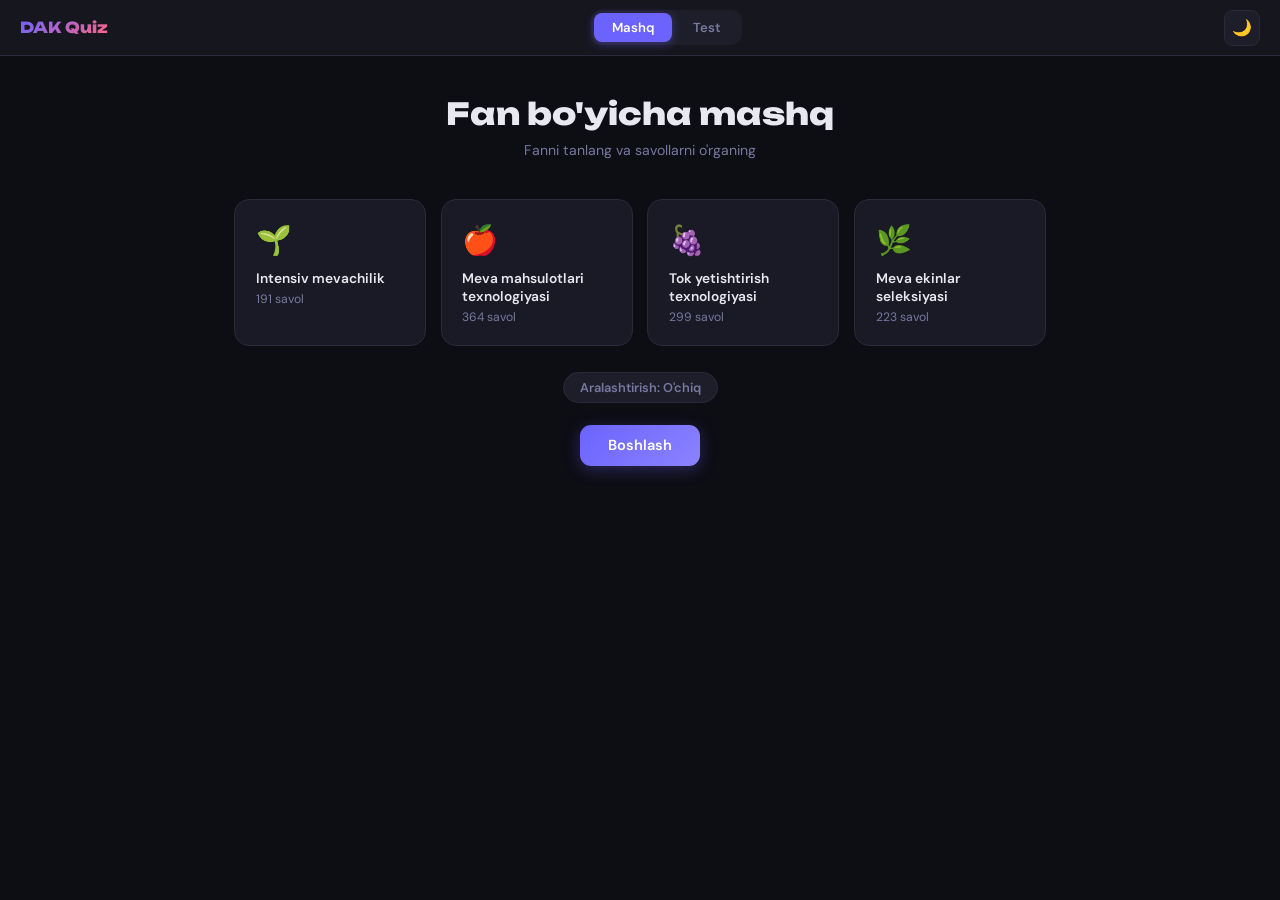
<file: index.html>
<!doctype html>
<html lang="uz">
  <head>
    <meta charset="UTF-8" />
    <meta name="viewport" content="width=device-width, initial-scale=1.0" />
    <title>DAK Quiz</title>
    <link
      href="https://fonts.googleapis.com/css2?family=Unbounded:wght@400;600;800&family=DM+Sans:wght@300;400;500;600&display=swap"
      rel="stylesheet"
    />
    <link rel="stylesheet" href="style.css" />
  </head>
  <body>
    <nav class="nav">
      <div class="nav-left">
        <button
          class="back-btn"
          id="back-btn"
          style="display: none"
          onclick="goBack()"
        >
          &#8592;
        </button>
        <div class="nav-brand">DAK Quiz</div>
      </div>
      <div class="nav-tabs">
        <button class="nt on" id="tab-demo" onclick="goTab('demo')">
          Mashq
        </button>
        <button class="nt" id="tab-test" onclick="goTab('test')">Test</button>
      </div>
      <button class="tbtn" id="tbtn" onclick="toggleTheme()">&#127769;</button>
    </nav>

    <!-- CONFIRM MODAL -->
    <div
      id="conf-modal"
      style="
        display: none;
        position: fixed;
        inset: 0;
        z-index: 200;
        background: rgba(0, 0, 0, 0.55);
        backdrop-filter: blur(4px);
        align-items: center;
        justify-content: center;
      "
    >
      <div
        style="
          background: var(--surface);
          border: 1px solid var(--brd);
          border-radius: 18px;
          padding: 2rem 1.75rem;
          max-width: 360px;
          width: 90%;
          text-align: center;
          animation: fadeUp 0.25s ease;
        "
      >
        <div style="font-size: 2rem; margin-bottom: 0.75rem">&#9888;</div>
        <div style="font-weight: 600; font-size: 1rem; margin-bottom: 0.5rem">
          Testdan chiqasizmi?
        </div>
        <div
          style="color: var(--mut); font-size: 0.87rem; margin-bottom: 1.5rem"
        >
          Natija saqlanmaydi
        </div>
        <div style="display: flex; gap: 0.65rem; justify-content: center">
          <button
            onclick="confYes()"
            style="
              padding: 9px 24px;
              border: none;
              border-radius: 10px;
              background: var(--red);
              color: #fff;
              font-family: &quot;DM Sans&quot;, sans-serif;
              font-weight: 600;
              font-size: 0.9rem;
              cursor: pointer;
            "
          >
            Chiqish
          </button>
          <button
            onclick="confNo()"
            style="
              padding: 9px 24px;
              border: 1.5px solid var(--brd);
              border-radius: 10px;
              background: var(--s2);
              color: var(--txt);
              font-family: &quot;DM Sans&quot;, sans-serif;
              font-weight: 600;
              font-size: 0.9rem;
              cursor: pointer;
            "
          >
            Bekor
          </button>
        </div>
      </div>
    </div>

    <main class="main">
      <!-- DEMO -->
      <div class="pg on" id="pg-demo">
        <div id="d-home">
          <div class="wrap">
            <div class="hdr">
              <h1>Fan bo'yicha mashq</h1>
              <p>Fanni tanlang va savollarni o'rganing</p>
            </div>
            <div class="sgrid" id="sgrid"></div>
            <div class="shuf-row">
              <button class="shuf" id="shuf-btn" onclick="toggleShuffle()">
                Aralashtirish: O'chiq
              </button>
            </div>
            <div style="text-align: center">
              <button class="btn1" id="d-start" onclick="startDemo()" disabled>
                Boshlash
              </button>
            </div>
          </div>
        </div>

        <div id="d-quiz" style="display: none">
          <div class="wrap-q">
            <div class="qtop">
              <span class="stag" id="d-stag">Fan</span>
              <span class="ptxt" id="d-ptxt">1 / 10</span>
            </div>
            <div class="pbar">
              <div class="pbar-f" id="d-pbar" style="width: 0%"></div>
            </div>
            <div class="qcard">
              <div class="qnum" id="d-qnum">SAVOL 1</div>
              <div class="qtxt" id="d-qtxt">Savol...</div>
            </div>
            <div class="opts" id="d-opts"></div>
            <div class="fb" id="d-fb"></div>
            <div class="nav-btns-bot">
              <button class="nbtn" id="d-prev" onclick="demoNav(-1)">
                &#8592; Oldingi
              </button>
              <button class="nbtn" id="d-next" onclick="demoNav(1)">
                Keyingi &#8594;
              </button>
            </div>
          </div>
        </div>

        <div id="d-score" style="display: none">
          <div class="sscreen">
            <div class="scirc" id="d-scirc">
              <div class="sci">
                <div class="snum" id="d-snum">-</div>
                <div class="slbl">natija</div>
              </div>
            </div>
            <div class="stitle" id="d-semoji">Barakalla!</div>
            <div class="ssub" id="d-ssub">Test yakunlandi</div>
            <div class="chips">
              <div class="chip cg" id="d-cchr">0 to'g'ri</div>
              <div class="chip cr" id="d-wchr">0 xato</div>
              <div class="chip" id="d-tchr">0 savol</div>
            </div>
            <div class="btnrow">
              <button class="btn1" onclick="restartDemo()">
                Qayta boshlash
              </button>
              <button class="btn2" onclick="backToFans()">Fanlar</button>
            </div>
          </div>
        </div>
      </div>

      <!-- TEST -->
      <div class="pg" id="pg-test">
        <div id="t-home">
          <div class="thome">
            <div class="ticon">&#127919;</div>
            <h2>Imtihon testi</h2>
            <p>
              4 ta fandan <strong>50 ta savol</strong> tasodifiy tanlanadi.<br />Vaqtingiz
              <strong>30 daqiqa</strong>. Oxirida natijangiz ko'rsatiladi.
            </p>
            <div class="ticards">
              <div class="tic">
                <div class="ticn">50</div>
                <div class="ticl">Savol</div>
              </div>
              <div class="tic">
                <div class="ticn">30</div>
                <div class="ticl">Daqiqa</div>
              </div>
              <div class="tic">
                <div class="ticn">4</div>
                <div class="ticl">Fan</div>
              </div>
            </div>
            <button class="btn1" onclick="startTest()">Testni boshlash</button>
          </div>
        </div>

        <div id="t-run" style="display: none">
          <div class="wrap-q">
            <div class="thead">
              <div class="timer" id="t-timer">30:00</div>
              <div class="ptxt" id="t-pinfo">Savol 1 / 50</div>
              <div class="tlive" id="t-live">0 / 0</div>
            </div>
            <div class="pbar">
              <div class="pbar-f" id="t-pbar" style="width: 2%"></div>
            </div>
            <div class="qcard">
              <div class="qnum" id="t-qnum">SAVOL 1</div>
              <div
                class="stag"
                id="t-stag"
                style="margin-bottom: 0.65rem; display: inline-block"
              >
                Fan
              </div>
              <div class="qtxt" id="t-qtxt">Savol...</div>
            </div>
            <div class="opts" id="t-opts"></div>
            <div class="nav-btns-bot">
              <button class="nbtn" id="t-prev" onclick="testNav(-1)">
                &#8592; Oldingi
              </button>
              <button class="nbtn" id="t-next" onclick="testNav(1)">
                Keyingi &#8594;
              </button>
              <button
                class="nbtn primary"
                id="t-finish"
                style="display: none; margin-left: 0.5rem"
                onclick="finishTest()"
              >
                Yakunlash &#10003;
              </button>
            </div>
          </div>
        </div>

        <div id="t-result" style="display: none">
          <div class="sscreen">
            <div class="scirc" id="t-scirc">
              <div class="sci">
                <div class="snum" id="t-snum">-</div>
                <div class="slbl">natija</div>
              </div>
            </div>
            <div class="stitle" id="t-semoji">Test yakunlandi!</div>
            <div class="ssub" id="t-ssub">Natijangiz</div>
            <div class="chips">
              <div class="chip cg" id="t-cchr">0 to'g'ri</div>
              <div class="chip cr" id="t-wchr">0 xato</div>
              <div class="chip" id="t-schr">0 o'tkazilgan</div>
            </div>
            <div class="btnrow">
              <button class="btn1" onclick="restartTest()">
                Qayta boshlash
              </button>
              <button class="btn2" onclick="goTab('demo')">Mashq</button>
            </div>
          </div>
        </div>
      </div>
    </main>

    <script src="script.js"></script>
  </body>
</html>
</file>
<file: style.css>
:root {
        --bg: #0d0d14;
        --surface: #16161f;
        --s2: #1e1e2a;
        --brd: #2a2a3a;
        --acc: #6c63ff;
        --acc2: #ff6584;
        --grn: #22c55e;
        --red: #ef4444;
        --txt: #e8e8f0;
        --mut: #7878a0;
        --card: #1a1a26;
        --hov: #22223a;
      }
      .lm {
        --bg: #f4f4fb;
        --surface: #fff;
        --s2: #eeeef8;
        --brd: #d0d0e8;
        --acc: #5b52e8;
        --acc2: #e8506d;
        --grn: #16a34a;
        --red: #dc2626;
        --txt: #1a1a2e;
        --mut: #6060a0;
        --card: #fff;
        --hov: #ebebf8;
      }
      *,
      *::before,
      *::after {
        box-sizing: border-box;
        margin: 0;
        padding: 0;
      }
      body {
        font-family: "DM Sans", sans-serif;
        background: var(--bg);
        color: var(--txt);
        min-height: 100vh;
        transition:
          background 0.3s,
          color 0.3s;
      }
      button {
        cursor: pointer;
        font-family: "DM Sans", sans-serif;
      }

      /* NAV */
      .nav {
        position: fixed;
        top: 0;
        left: 0;
        right: 0;
        z-index: 100;
        height: 56px;
        display: flex;
        align-items: center;
        justify-content: space-between;
        padding: 0 1.25rem;
        background: var(--surface);
        border-bottom: 1px solid var(--brd);
      }
      .nav-brand {
        font-family: "Unbounded", sans-serif;
        font-weight: 800;
        font-size: 0.95rem;
        background: linear-gradient(135deg, var(--acc), var(--acc2));
        -webkit-background-clip: text;
        -webkit-text-fill-color: transparent;
        background-clip: text;
      }
      .nav-left {
        display: flex;
        align-items: center;
        gap: 0.75rem;
      }

      /* Orqaga tugma */
      .back-btn {
        width: 36px;
        height: 36px;
        border: 1px solid var(--brd);
        border-radius: 9px;
        background: var(--s2);
        color: var(--txt);
        font-size: 1.1rem;
        display: flex;
        align-items: center;
        justify-content: center;
        transition: all 0.2s;
        flex-shrink: 0;
      }
      .back-btn:hover {
        background: var(--hov);
        border-color: var(--acc);
        color: var(--acc);
      }
      #back-btn[style*="none"] {
        display: none !important;
      }

      .nav-tabs {
        display: flex;
        gap: 3px;
        background: var(--s2);
        border-radius: 11px;
        padding: 3px;
      }
      .nt {
        padding: 6px 18px;
        border: none;
        border-radius: 8px;
        font-size: 0.82rem;
        font-weight: 600;
        background: transparent;
        color: var(--mut);
        transition: all 0.2s;
      }
      .nt.on {
        background: var(--acc);
        color: #fff;
        box-shadow: 0 2px 10px rgba(108, 99, 255, 0.4);
      }
      .nt:not(.on):hover {
        background: var(--hov);
        color: var(--txt);
      }
      .tbtn {
        width: 36px;
        height: 36px;
        border: 1px solid var(--brd);
        border-radius: 9px;
        background: var(--s2);
        font-size: 1rem;
        display: flex;
        align-items: center;
        justify-content: center;
        transition: all 0.2s;
        color: var(--txt);
      }
      .tbtn:hover {
        background: var(--hov);
      }

      /* PAGES */
      .main {
        padding-top: 56px;
      }
      .pg {
        display: none;
      }
      .pg.on {
        display: block;
      }

      /* WRAPPER */
      .wrap {
        max-width: 860px;
        margin: 0 auto;
        padding: 2.5rem 1.5rem;
      }
      .wrap-q {
        max-width: 700px;
        margin: 0 auto;
        padding: 1.5rem;
      }

      /* HEADER */
      .hdr {
        text-align: center;
        margin-bottom: 2.5rem;
        animation: fadeUp 0.4s ease;
      }
      .hdr h1 {
        font-family: "Unbounded", sans-serif;
        font-size: clamp(1.3rem, 3.5vw, 1.9rem);
        font-weight: 800;
        margin-bottom: 0.55rem;
        line-height: 1.2;
      }
      .hdr p {
        color: var(--mut);
        font-size: 0.88rem;
      }

      /* SUBJECT GRID */
      .sgrid {
        display: grid;
        grid-template-columns: repeat(auto-fill, minmax(185px, 1fr));
        gap: 0.9rem;
        margin-bottom: 1.6rem;
      }
      .scard {
        background: var(--card);
        border: 1.5px solid var(--brd);
        border-radius: 15px;
        padding: 1.3rem;
        text-align: left;
        transition: all 0.25s;
        position: relative;
        overflow: hidden;
      }
      .scard::before {
        content: "";
        position: absolute;
        top: 0;
        left: 0;
        right: 0;
        height: 3px;
        background: linear-gradient(90deg, var(--acc), var(--acc2));
        opacity: 0;
        transition: opacity 0.25s;
      }
      .scard:hover {
        border-color: var(--acc);
        transform: translateY(-2px);
        box-shadow: 0 6px 24px rgba(108, 99, 255, 0.14);
      }
      .scard:hover::before,
      .scard.sel::before {
        opacity: 1;
      }
      .scard.sel {
        border-color: var(--acc);
        background: var(--hov);
      }
      .si {
        font-size: 1.8rem;
        margin-bottom: 0.6rem;
      }
      .sn {
        font-weight: 600;
        font-size: 0.86rem;
        margin-bottom: 0.25rem;
      }
      .sc {
        color: var(--mut);
        font-size: 0.76rem;
      }

      /* SHUFFLE */
      .shuf-row {
        display: flex;
        justify-content: center;
        margin-bottom: 1.4rem;
      }
      .shuf {
        display: flex;
        align-items: center;
        gap: 0.45rem;
        padding: 6px 16px;
        border: 1.5px solid var(--brd);
        border-radius: 30px;
        background: var(--s2);
        font-size: 0.8rem;
        font-weight: 600;
        color: var(--mut);
        transition: all 0.2s;
      }
      .shuf.on {
        border-color: var(--acc);
        color: var(--acc);
        background: rgba(108, 99, 255, 0.1);
      }
      .shuf:hover {
        border-color: var(--acc);
        color: var(--acc);
      }

      /* PROGRESS */
      .qtop {
        display: flex;
        align-items: center;
        justify-content: space-between;
        margin-bottom: 1.1rem;
        gap: 0.5rem;
      }
      .stag {
        font-size: 0.71rem;
        font-weight: 700;
        letter-spacing: 0.04em;
        padding: 3px 11px;
        border-radius: 20px;
        background: var(--s2);
        color: var(--acc);
        border: 1px solid var(--brd);
      }
      .ptxt {
        color: var(--mut);
        font-size: 0.8rem;
        font-weight: 500;
      }
      .pbar {
        height: 5px;
        background: var(--s2);
        border-radius: 3px;
        margin-bottom: 1.4rem;
        overflow: hidden;
      }
      .pbar-f {
        height: 100%;
        border-radius: 3px;
        background: linear-gradient(90deg, var(--acc), var(--acc2));
        transition: width 0.4s cubic-bezier(0.4, 0, 0.2, 1);
      }

      /* QUESTION */
      .qcard {
        background: var(--card);
        border: 1px solid var(--brd);
        border-radius: 16px;
        padding: 1.6rem;
        margin-bottom: 1rem;
        animation: fadeUp 0.3s ease;
      }
      .qnum {
        font-size: 0.7rem;
        font-weight: 700;
        letter-spacing: 0.08em;
        text-transform: uppercase;
        color: var(--acc);
        margin-bottom: 0.55rem;
      }
      .qtxt {
        font-size: 0.97rem;
        font-weight: 500;
        line-height: 1.65;
        color: var(--txt);
      }

      /* OPTIONS */
      .opts {
        display: flex;
        flex-direction: column;
        gap: 0.55rem;
      }
      .opt {
        display: flex;
        align-items: flex-start;
        gap: 0.75rem;
        padding: 0.85rem 1rem;
        border: 1.5px solid var(--brd);
        border-radius: 12px;
        background: var(--s2);
        text-align: left;
        font-size: 0.88rem;
        color: var(--txt);
        line-height: 1.5;
        transition: all 0.18s;
        width: 100%;
      }
      .opt:hover:not(.done) {
        border-color: var(--acc);
        background: var(--hov);
      }
      .olet {
        min-width: 25px;
        height: 25px;
        border-radius: 6px;
        background: var(--brd);
        color: var(--mut);
        font-size: 0.74rem;
        font-weight: 700;
        display: flex;
        align-items: center;
        justify-content: center;
        flex-shrink: 0;
        margin-top: 1px;
        transition:
          background 0.35s ease,
          color 0.35s ease;
      }
      .opt:hover:not(.done) .olet {
        background: var(--acc);
        color: #fff;
      }
      .opt.cor {
        border-color: var(--grn);
        background: rgba(34, 197, 94, 0.1);
        animation: flashGreen 0.5s ease forwards;
      }
      .opt.cor .olet {
        background: var(--grn);
        color: #fff;
        transition: background 0.4s ease 0.1s;
      }
      .opt.wrn {
        border-color: var(--red);
        background: rgba(239, 68, 68, 0.08);
        animation: flashRed 0.5s ease forwards;
      }
      .opt.wrn .olet {
        background: var(--red);
        color: #fff;
        transition: background 0.4s ease 0.1s;
      }
      @keyframes flashGreen {
        0% {
          border-color: var(--brd);
          background: var(--s2);
        }
        60% {
          border-color: var(--grn);
          background: rgba(34, 197, 94, 0.18);
        }
        100% {
          border-color: var(--grn);
          background: rgba(34, 197, 94, 0.1);
        }
      }
      @keyframes flashRed {
        0% {
          border-color: var(--brd);
          background: var(--s2);
        }
        60% {
          border-color: var(--red);
          background: rgba(239, 68, 68, 0.15);
        }
        100% {
          border-color: var(--red);
          background: rgba(239, 68, 68, 0.08);
        }
      }
      .opt.done {
        cursor: default;
      }

      /* FEEDBACK */
      .fb {
        display: none;
        padding: 0.75rem 1rem;
        border-radius: 10px;
        font-size: 0.85rem;
        font-weight: 500;
        align-items: center;
        gap: 0.45rem;
        margin-top: 0.8rem;
        animation: fadeUp 0.3s ease;
      }
      .fb.show {
        display: flex;
      }
      .fb.cfb {
        background: rgba(34, 197, 94, 0.12);
        border: 1px solid rgba(34, 197, 94, 0.3);
        color: var(--grn);
      }
      .fb.wfb {
        background: rgba(239, 68, 68, 0.1);
        border: 1px solid rgba(239, 68, 68, 0.25);
        color: var(--red);
      }

      /* NAV BUTTONS (pastda) */
      .nav-btns-bot {
        display: flex;
        gap: 0.5rem;
        justify-content: center;
        margin-top: 1.1rem;
      }
      .nbtn {
        padding: 9px 22px;
        border: 1.5px solid var(--brd);
        border-radius: 10px;
        background: var(--s2);
        color: var(--txt);
        font-size: 0.85rem;
        font-weight: 600;
        transition: all 0.2s;
      }
      .nbtn:hover:not(:disabled) {
        background: var(--hov);
        border-color: var(--acc);
        color: var(--acc);
      }
      .nbtn:disabled {
        opacity: 0.35;
        cursor: not-allowed;
      }
      .nbtn.primary {
        background: linear-gradient(135deg, var(--acc), #8b83ff);
        color: #fff;
        border-color: transparent;
        box-shadow: 0 3px 14px rgba(108, 99, 255, 0.3);
      }
      .nbtn.primary:hover:not(:disabled) {
        transform: translateY(-1px);
        box-shadow: 0 5px 20px rgba(108, 99, 255, 0.4);
      }

      /* BUTTONS */
      .btn1 {
        padding: 11px 28px;
        border: none;
        border-radius: 11px;
        background: linear-gradient(135deg, var(--acc), #8b83ff);
        color: #fff;
        font-size: 0.91rem;
        font-weight: 600;
        transition: all 0.2s;
        box-shadow: 0 4px 16px rgba(108, 99, 255, 0.3);
      }
      .btn1:hover {
        transform: translateY(-2px);
        box-shadow: 0 6px 24px rgba(108, 99, 255, 0.4);
      }
      .btn2 {
        padding: 11px 24px;
        border: 1.5px solid var(--brd);
        border-radius: 11px;
        background: var(--s2);
        color: var(--txt);
        font-size: 0.91rem;
        font-weight: 600;
        transition: all 0.2s;
      }
      .btn2:hover {
        border-color: var(--acc);
        color: var(--acc);
      }
      .btnrow {
        display: flex;
        gap: 0.65rem;
        flex-wrap: wrap;
        justify-content: center;
      }

      /* SCORE */
      .sscreen {
        max-width: 460px;
        margin: 0 auto;
        padding: 2.5rem 1.5rem;
        text-align: center;
        animation: fadeUp 0.5s ease;
      }
      .scirc {
        width: 145px;
        height: 145px;
        border-radius: 50%;
        background: conic-gradient(var(--acc) var(--pct, 0%), var(--s2) 0);
        display: flex;
        align-items: center;
        justify-content: center;
        margin: 0 auto 1.75rem;
        box-shadow: 0 0 36px rgba(108, 99, 255, 0.22);
      }
      .sci {
        width: 118px;
        height: 118px;
        border-radius: 50%;
        background: var(--bg);
        display: flex;
        flex-direction: column;
        align-items: center;
        justify-content: center;
      }
      .snum {
        font-family: "Unbounded", sans-serif;
        font-size: 1.75rem;
        font-weight: 800;
      }
      .slbl {
        font-size: 0.68rem;
        color: var(--mut);
        margin-top: 2px;
      }
      .stitle {
        font-family: "Unbounded", sans-serif;
        font-size: 1.25rem;
        font-weight: 800;
        margin-bottom: 0.45rem;
      }
      .ssub {
        color: var(--mut);
        margin-bottom: 1.6rem;
        font-size: 0.9rem;
      }
      .chips {
        display: flex;
        gap: 0.6rem;
        flex-wrap: wrap;
        justify-content: center;
        margin-bottom: 1.6rem;
      }
      .chip {
        padding: 6px 14px;
        border-radius: 30px;
        font-size: 0.8rem;
        font-weight: 600;
        border: 1px solid var(--brd);
        background: var(--s2);
      }
      .chip.cg {
        border-color: rgba(34, 197, 94, 0.4);
        color: var(--grn);
        background: rgba(34, 197, 94, 0.1);
      }
      .chip.cr {
        border-color: rgba(239, 68, 68, 0.4);
        color: var(--red);
        background: rgba(239, 68, 68, 0.1);
      }

      /* TEST HOME */
      .thome {
        text-align: center;
        padding: 3rem 1.5rem;
        max-width: 560px;
        margin: 0 auto;
        animation: fadeUp 0.5s ease;
      }
      .ticon {
        font-size: 3rem;
        margin-bottom: 0.9rem;
      }
      .thome h2 {
        font-family: "Unbounded", sans-serif;
        font-size: 1.4rem;
        font-weight: 800;
        margin-bottom: 0.7rem;
      }
      .thome p {
        color: var(--mut);
        margin-bottom: 2rem;
        line-height: 1.7;
        font-size: 0.9rem;
      }
      .ticards {
        display: grid;
        grid-template-columns: repeat(3, 1fr);
        gap: 0.9rem;
        margin-bottom: 2.25rem;
      }
      .tic {
        background: var(--card);
        border: 1px solid var(--brd);
        border-radius: 13px;
        padding: 1.1rem 1rem;
        text-align: center;
      }
      .ticn {
        font-family: "Unbounded", sans-serif;
        font-size: 1.4rem;
        font-weight: 800;
        color: var(--acc);
        margin-bottom: 0.2rem;
      }
      .ticl {
        font-size: 0.73rem;
        color: var(--mut);
      }

      /* TEST HEADER */
      .thead {
        display: flex;
        align-items: center;
        justify-content: space-between;
        flex-wrap: wrap;
        gap: 0.6rem;
        background: var(--card);
        border: 1px solid var(--brd);
        border-radius: 13px;
        padding: 0.85rem 1.25rem;
        margin-bottom: 1rem;
      }
      .timer {
        font-family: "Unbounded", sans-serif;
        font-size: 0.95rem;
        font-weight: 700;
        color: var(--txt);
      }
      .timer.warn {
        color: var(--red);
        animation: pulse 1s infinite;
      }
      .tlive {
        font-weight: 700;
        font-size: 0.84rem;
        padding: 5px 12px;
        border-radius: 20px;
        background: var(--s2);
        color: var(--acc);
        border: 1px solid var(--brd);
      }

      /* ANIM */
      @keyframes fadeUp {
        from {
          opacity: 0;
          transform: translateY(12px);
        }
        to {
          opacity: 1;
          transform: translateY(0);
        }
      }
      @keyframes pulse {
        0%,
        100% {
          opacity: 1;
        }
        50% {
          opacity: 0.5;
        }
      }

      /* RESPONSIVE */
      @media (max-width: 600px) {
        .nav {
          padding: 0 1rem;
        }
        .nav-brand {
          font-size: 0.82rem;
        }
        .nt {
          padding: 5px 12px;
          font-size: 0.77rem;
        }
        .wrap,
        .wrap-q {
          padding: 1.25rem 0.9rem;
        }
        .sgrid {
          grid-template-columns: 1fr 1fr;
        }
        .qcard {
          padding: 1.1rem;
        }
        .thead {
          padding: 0.7rem 0.9rem;
        }
      }
      @media (max-width: 360px) {
        .sgrid {
          grid-template-columns: 1fr;
        }
      }
</file>
